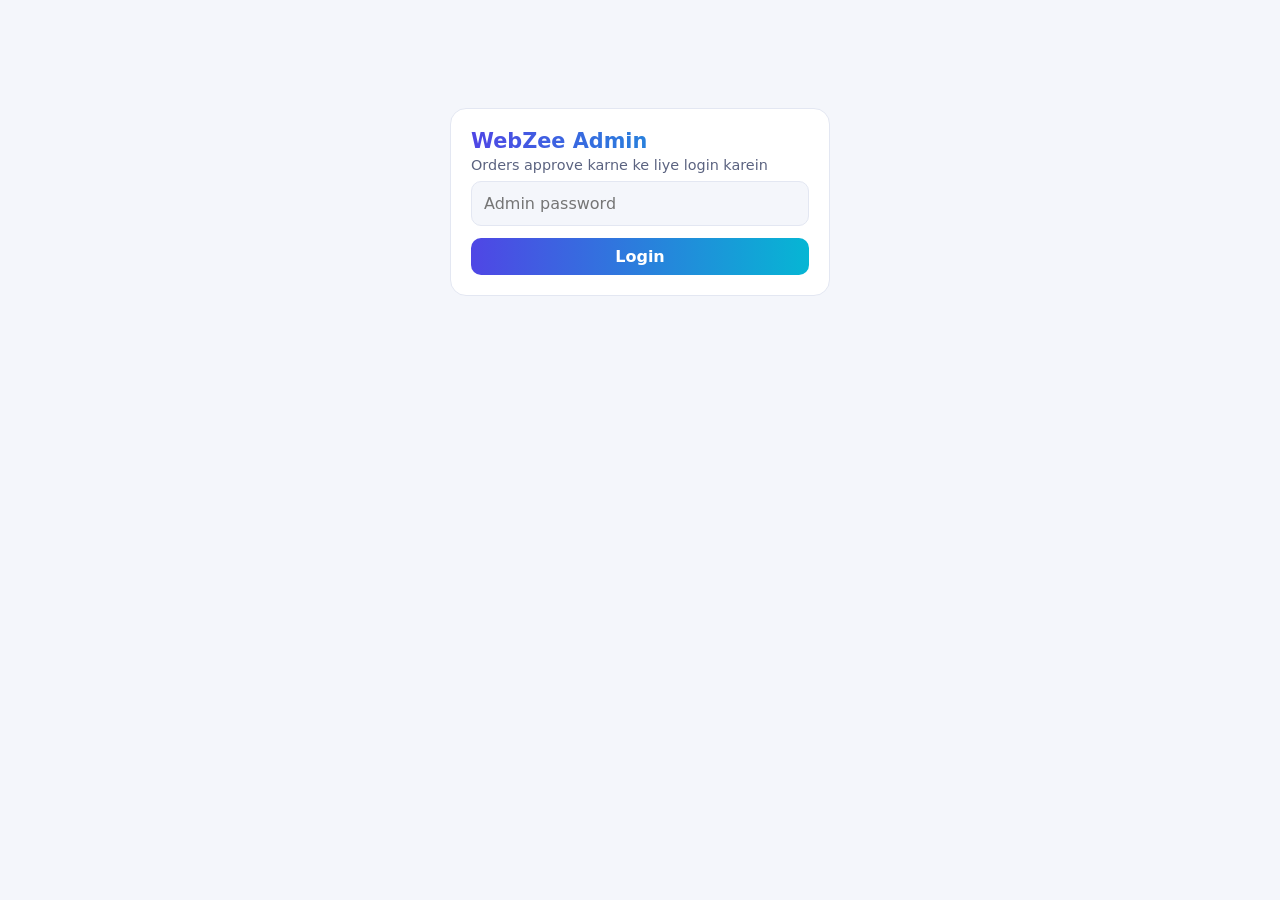
<file: admin.html>
<!DOCTYPE html>
<html lang="hi"><head><meta charset="UTF-8">
<meta name="viewport" content="width=device-width, initial-scale=1, viewport-fit=cover">
<title>WebZee Admin</title>
<style>
:root{--bg:#f4f6fb;--card:#fff;--text:#14182b;--muted:#5b6380;--brand:#4f46e5;--brand2:#06b6d4;--border:#e3e7f2;--ok:#16a34a;--bad:#dc2626;--warn:#d97706;color-scheme:light}
@media (prefers-color-scheme:dark){:root:not([data-theme="light"]){--bg:#0d1020;--card:#161a30;--text:#eef0fa;--muted:#9aa3c7;--border:#262c4d;color-scheme:dark}}
:root[data-theme="dark"]{--bg:#0d1020;--card:#161a30;--text:#eef0fa;--muted:#9aa3c7;--border:#262c4d;color-scheme:dark}
*{box-sizing:border-box;margin:0}
body{background:var(--bg);color:var(--text);font-family:'Segoe UI',system-ui,Arial,sans-serif;padding:0 5% 40px}
header{display:flex;justify-content:space-between;align-items:center;padding:16px 0;gap:10px;flex-wrap:wrap}
.logo{font-weight:800;font-size:1.3rem;background:linear-gradient(90deg,var(--brand),var(--brand2));-webkit-background-clip:text;background-clip:text;color:transparent}
.btn{border:0;cursor:pointer;font:inherit;font-weight:600;padding:9px 16px;border-radius:10px;color:#fff;background:linear-gradient(90deg,var(--brand),var(--brand2))}
.btn.g{background:transparent;color:var(--text);border:1px solid var(--border)}
.btn.ok{background:var(--ok)}.btn.bad{background:var(--bad)}.btn.wa{background:#25d366}
.card{background:var(--card);border:1px solid var(--border);border-radius:16px;padding:20px}
input{width:100%;padding:12px;margin:8px 0 12px;border-radius:10px;border:1px solid var(--border);background:var(--bg);color:var(--text);font:inherit}
#login{max-width:380px;margin:12vh auto}
.stats{display:grid;grid-template-columns:repeat(auto-fit,minmax(150px,1fr));gap:14px;margin-bottom:18px}
.stats b{font-size:1.7rem;display:block}.stats span{color:var(--muted);font-size:.85rem}
.tabs{display:flex;gap:8px;margin:14px 0;flex-wrap:wrap}
.tabs .btn.on{background:linear-gradient(90deg,var(--brand),var(--brand2));color:#fff}
.wrap{overflow-x:auto}
table{width:100%;border-collapse:collapse;font-size:.9rem;min-width:760px}
th,td{text-align:left;padding:10px;border-bottom:1px solid var(--border);vertical-align:middle}
th{color:var(--muted);font-weight:600}
.pill{padding:3px 10px;border-radius:99px;font-size:.78rem;font-weight:700;color:#fff}
.Pending{background:var(--warn)}.Approved{background:var(--ok)}.Rejected{background:var(--bad)}
td .btn{padding:6px 10px;font-size:.8rem;margin:2px}
.err{color:var(--bad);font-size:.88rem}
</style></head><body>
<div id="login" class="card">
  <div class="logo">WebZee Admin</div>
  <p style="color:var(--muted);font-size:.9rem;margin-top:4px">Orders approve karne ke liye login karein</p>
  <input id="pw" type="password" placeholder="Admin password">
  <button class="btn" style="width:100%" id="go">Login</button>
  <p class="err" id="lerr"></p>
</div>
<div id="app" hidden>
  <header><div class="logo">WebZee Admin • E-Book Orders</div>
    <div><button class="btn g" id="ref">🔄 Refresh</button> <button class="btn g" id="out">Logout</button></div></header>
  <div class="stats">
    <div class="card"><b id="sP">0</b><span>Pending</span></div>
    <div class="card"><b id="sA">0</b><span>Approved</span></div>
    <div class="card"><b id="sR">0</b><span>Rejected</span></div>
    <div class="card"><b id="sM">₹0</b><span>Revenue (approved)</span></div>
  </div>
  <div class="card">
    <div class="tabs" id="tabs"></div>
    <input id="q" placeholder="Search naam / email / UTR / order ID">
    <div class="wrap"><table><thead><tr><th>Date</th><th>Order</th><th>Customer</th><th>WhatsApp</th><th>UTR</th><th>Status</th><th>Action</th></tr></thead><tbody id="rows"></tbody></table></div>
    <p class="err" id="err"></p>
  </div>
</div>
<script>
var API_URL = "https://script.google.com/macros/s/AKfycbzpIdneE6HBpk-kcXm04uwDBT3u2dTvY6cZay6EpUDhhbSH0cRqD4E1szJLuls4oc86aw/exec";
var EBOOK_NAME = "WebZee E-Book";
var pw = sessionStorage.getItem("wzpw") || "", orders = [], tab = "Pending", ebook = "";
function $(i){return document.getElementById(i)}
function call(body){
  body.password = pw;
  return fetch(API_URL,{method:"POST",body:JSON.stringify(body)}).then(function(r){return r.json()});
}
function load(){
  $("err").textContent="Loading...";
  call({action:"list"}).then(function(r){
    if(!r.ok){ $("err").textContent=r.error; if(/password/i.test(r.error)) logout(); return; }
    $("err").textContent=""; orders=r.orders; show();
  }).catch(function(){ $("err").textContent="Server se connect nahi ho paya (API_URL check karein)."; });
}
function show(){
  var c={Pending:0,Approved:0,Rejected:0},m=0;
  orders.forEach(function(o){c[o.status]=(c[o.status]||0)+1; if(o.status==="Approved") m+=Number(o.amount)||0;});
  $("sP").textContent=c.Pending;$("sA").textContent=c.Approved;$("sR").textContent=c.Rejected;$("sM").textContent="₹"+m;
  $("tabs").innerHTML=["Pending","Approved","Rejected","All"].map(function(t){
    return '<button class="btn g'+(t===tab?' on':'')+'" data-t="'+t+'">'+t+'</button>';}).join("");
  var q=$("q").value.toLowerCase();
  var list=orders.filter(function(o){
    return (tab==="All"||o.status===tab) && (!q || [o.name,o.email,o.utr,o.orderId,o.wa].join(" ").toLowerCase().indexOf(q)>-1);});
  $("rows").innerHTML=list.length?list.map(function(o){
    var d=new Date(o.time).toLocaleString("en-IN",{dateStyle:"medium",timeStyle:"short"});
    var act=o.status==="Pending"?'<button class="btn ok" data-a="approve" data-id="'+o.orderId+'">Approve</button><button class="btn bad" data-a="reject" data-id="'+o.orderId+'">Reject</button>':'';
    if(o.status==="Approved") act='<button class="btn wa" data-a="wa" data-id="'+o.orderId+'">WhatsApp bhejein</button>';
    return '<tr><td>'+d+'</td><td>'+o.orderId+'</td><td>'+esc(o.name)+'<br><small style="color:var(--muted)">'+esc(o.email)+'</small></td><td>'+esc(o.wa)+'</td><td>'+esc(o.utr)+'</td><td><span class="pill '+o.status+'">'+o.status+'</span></td><td>'+act+'</td></tr>';
  }).join(""):'<tr><td colspan="7" style="color:var(--muted)">Koi order nahi.</td></tr>';
}
function esc(s){return String(s).replace(/[&<>"]/g,function(c){return {"&":"&amp;","<":"&lt;",">":"&gt;",'"':"&quot;"}[c]})}
function waSend(o){
  var n=String(o.wa).replace(/\D/g,""); if(n.length===10) n="91"+n;
  var t="Namaste "+o.name+"! Aapka payment verify ho gaya hai ✅\n📘 "+EBOOK_NAME+" yahan se download karein:\n"+ebook+"\nOrder ID: "+o.orderId;
  window.open("https://wa.me/"+n+"?text="+encodeURIComponent(t),"_blank");
}
document.addEventListener("click",function(e){
  var t=e.target.dataset; if(!t) return;
  if(t.t){tab=t.t;show();return;}
  if(!t.a) return;
  var o=orders.filter(function(x){return x.orderId===t.id})[0];
  if(t.a==="wa"){ if(!ebook){ call({action:"approve",orderId:t.id}).then(function(r){ebook=r.ebookLink||"";waSend(o);}); } else waSend(o); return; }
  if(!confirm((t.a==="approve"?"Approve":"Reject")+" order "+t.id+"?"+(t.a==="approve"?"\nCustomer ko email par e-book chali jayegi.":""))) return;
  e.target.disabled=true;
  call({action:t.a,orderId:t.id}).then(function(r){
    if(!r.ok){alert(r.error);return;}
    ebook=r.ebookLink||ebook; load();
    if(t.a==="approve" && confirm("Email bhej di gayi ✅\nAb WhatsApp par bhi bhejein?")) waSend(o);
  });
});
$("q").oninput=show; $("ref").onclick=load;
function logout(){sessionStorage.removeItem("wzpw");pw="";$("app").hidden=true;$("login").hidden=false;}
$("out").onclick=logout;
$("go").onclick=function(){
  pw=$("pw").value; $("lerr").textContent="";
  call({action:"list"}).then(function(r){
    if(!r.ok){$("lerr").textContent=r.error;return;}
    sessionStorage.setItem("wzpw",pw);$("login").hidden=true;$("app").hidden=false;orders=r.orders;show();
  }).catch(function(){$("lerr").textContent="API_URL check karein.";});
};
$("pw").onkeydown=function(e){if(e.key==="Enter")$("go").click()};
if(pw){$("login").hidden=true;$("app").hidden=false;load();}
</script></body></html>
</file>
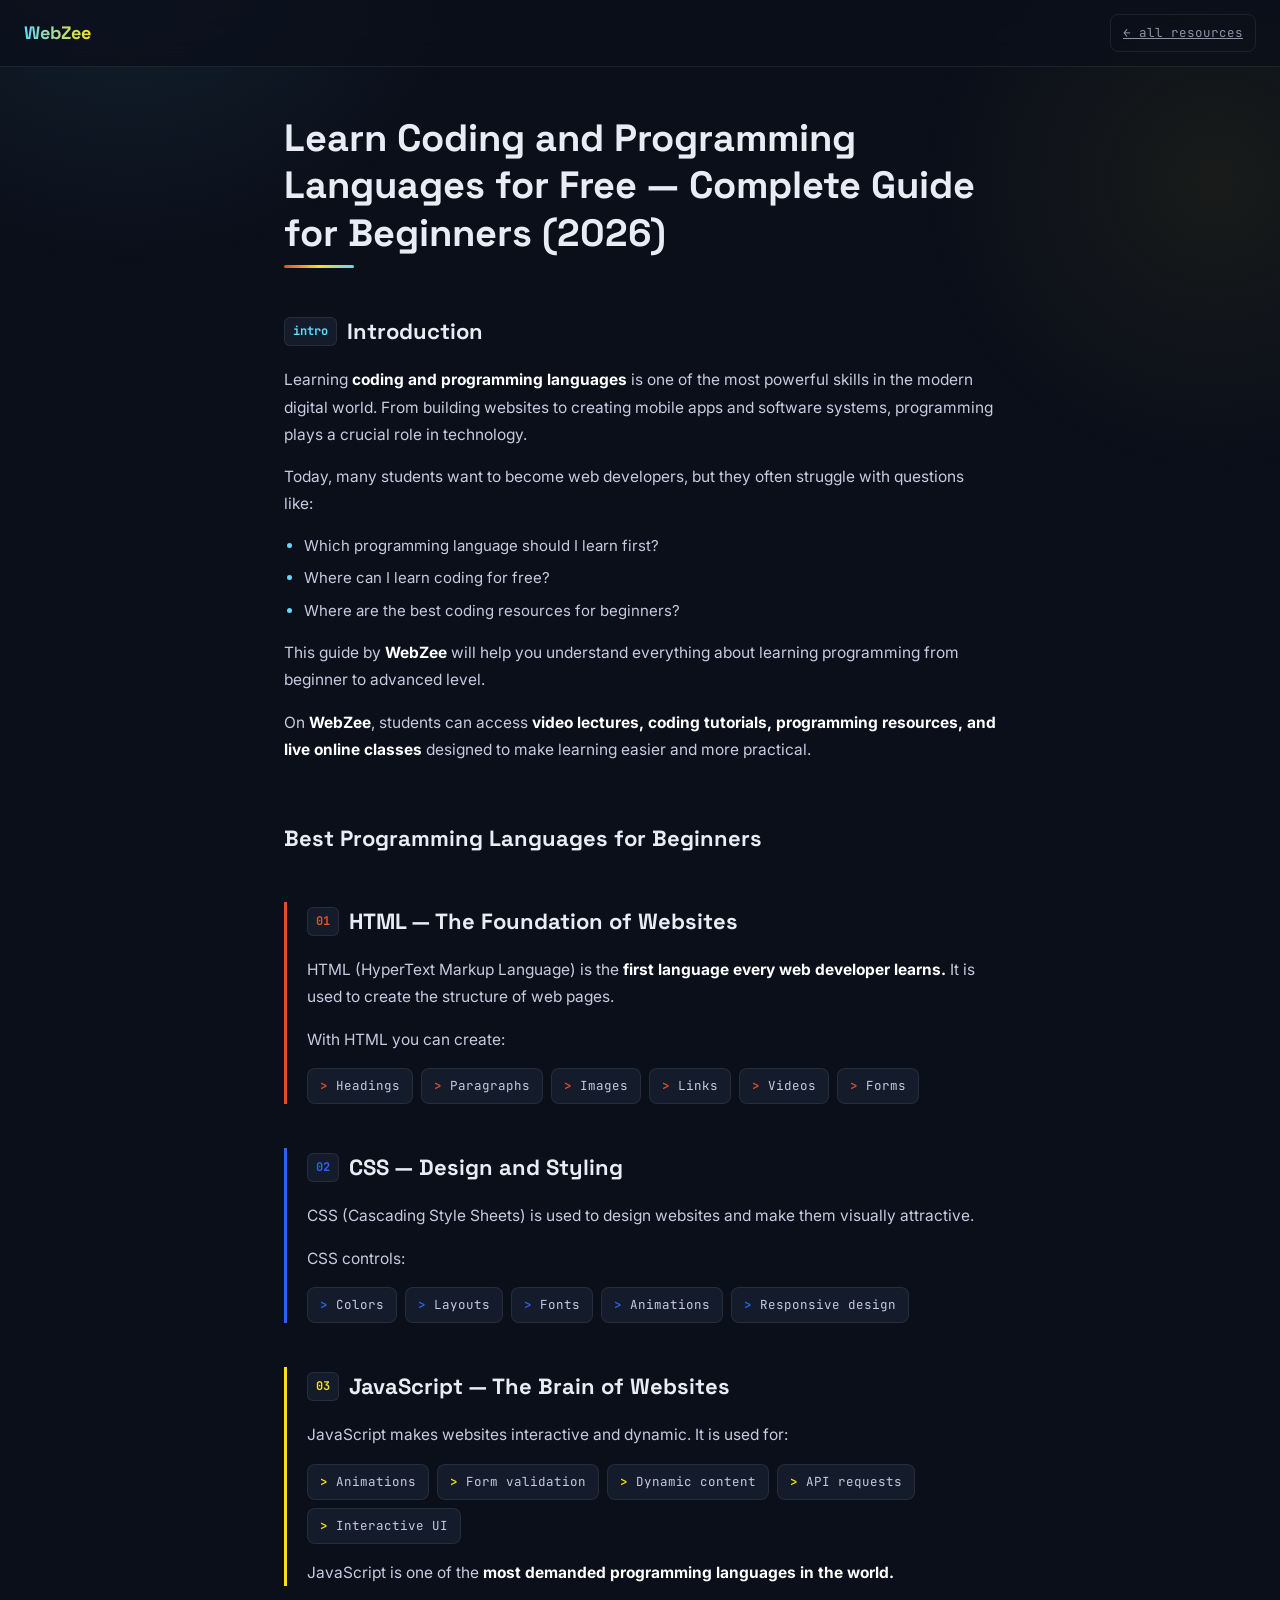
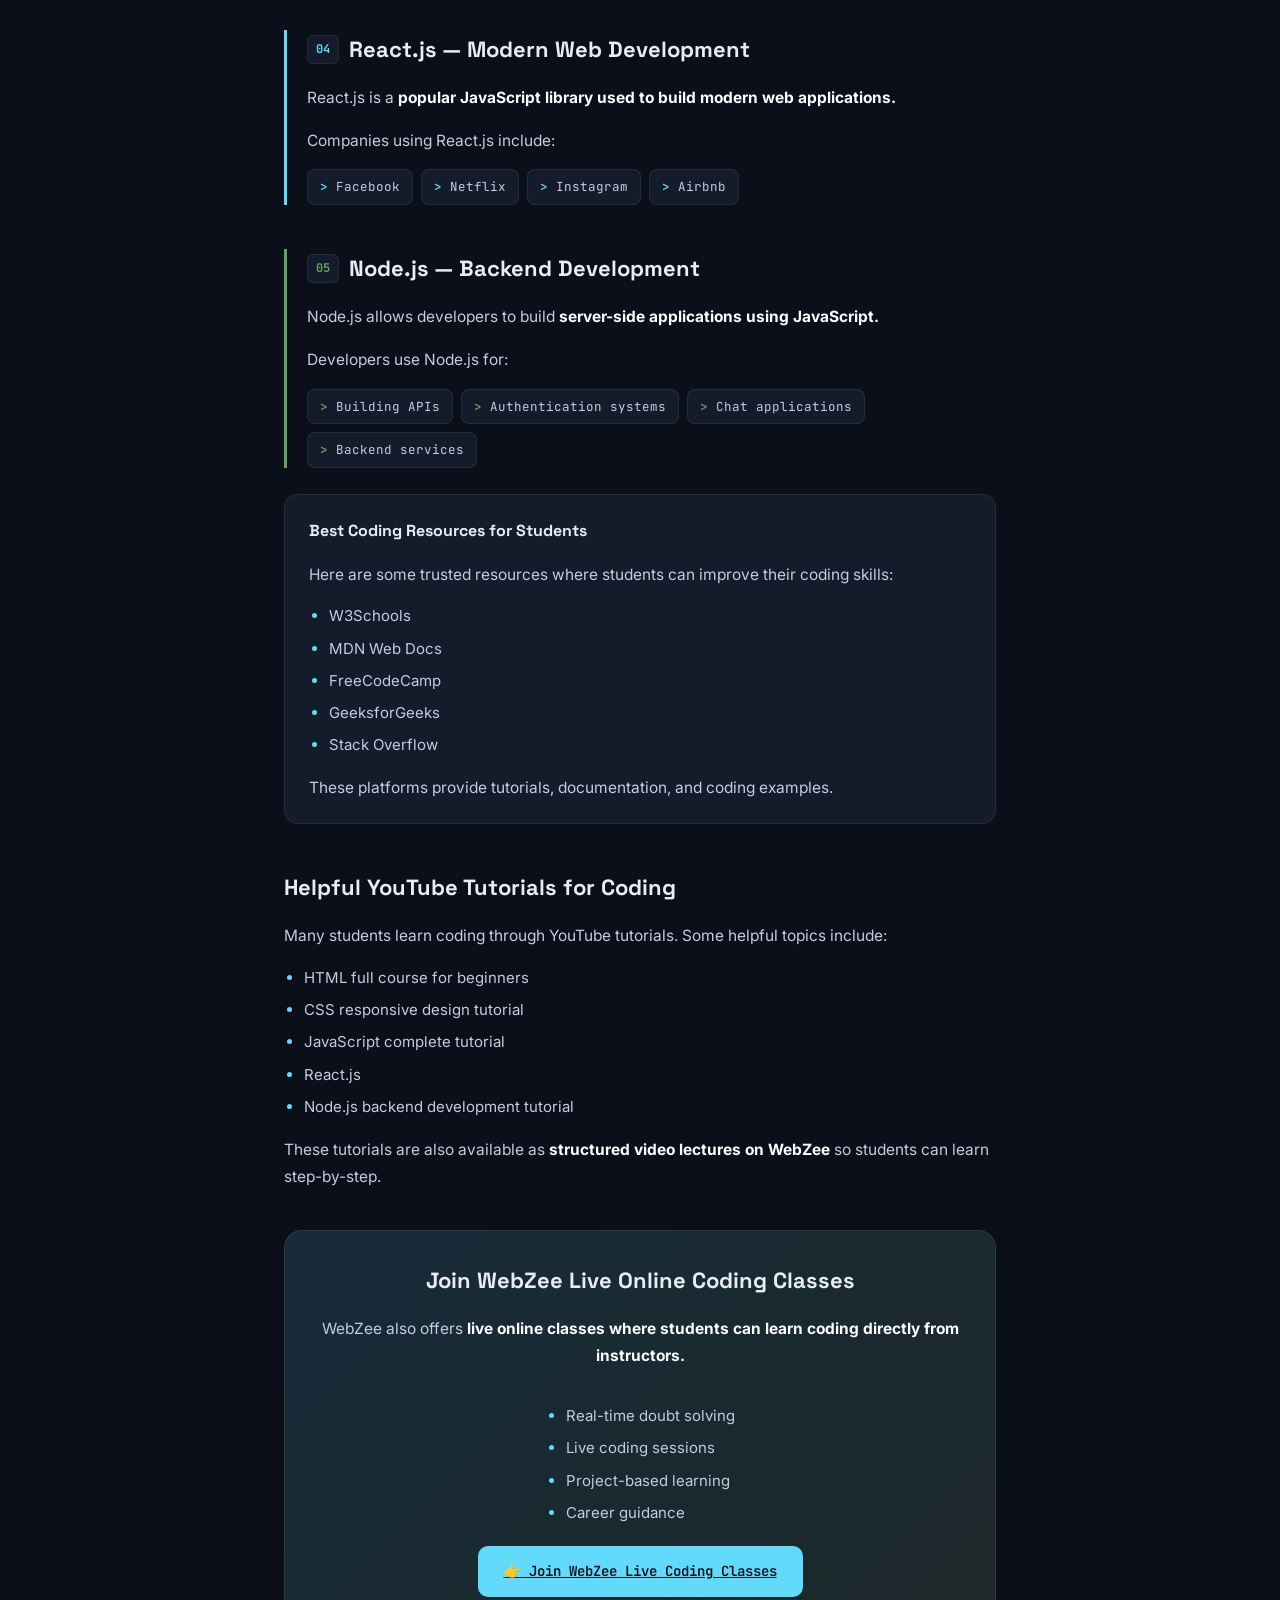
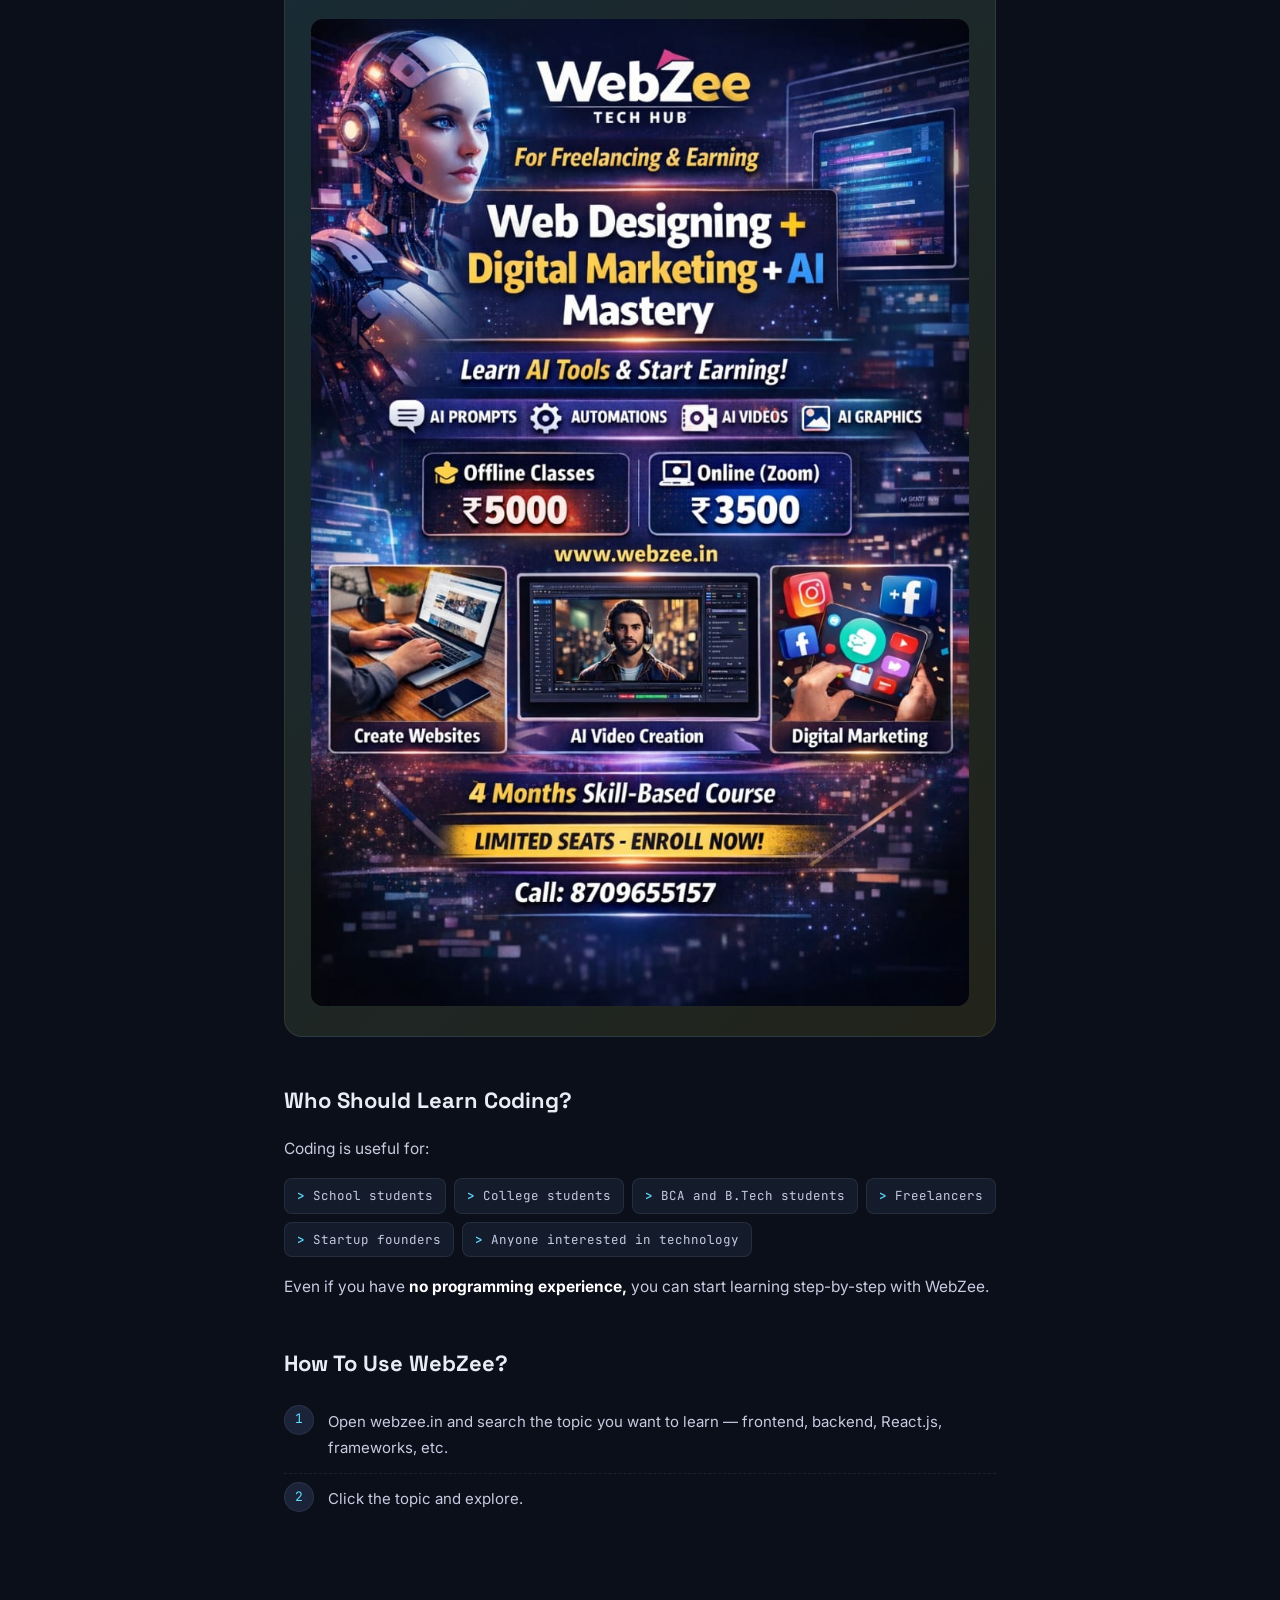
<file: blog.html>
<!DOCTYPE html>
<html lang="en">
<head>
    <meta charset="UTF-8">
    <meta name="viewport" content="width=device-width, initial-scale=1.0">
    <title>Webzee Blogs| learn free coding online on webZee.in</title>
    <link rel="icon" type="png" href="webzee logo.png">
    <link rel="preconnect" href="https://fonts.googleapis.com">
    <link rel="preconnect" href="https://fonts.gstatic.com" crossorigin>
    <link href="https://fonts.googleapis.com/css2?family=Space+Grotesk:wght@500;600;700&family=Inter:wght@400;500;600&family=JetBrains+Mono:wght@400;500;600&display=swap" rel="stylesheet">
    <meta name="keywords" content="HTML tutorial for beiginners, learn HTML online, HTML course free, CSS tutorial,learn CSS online,CSS course for beginners, Javascript tutorial, learn Javascript online , javaScript full course, React.js tutorial, learn React.js, React course for beginners, Node.js tutorial, backend develpment course, Nod.js for beginners, best website to learn coding, free, coding resources, programming learning platforms, best coding YOUTUBE channels, programming tutorial on Youtube, web development videos, web development course online coding classes online ,learn programming online, learn web develooment 2026, learn coding online, programming tutorial for brginners, web development course, HTML CSS Javascript tutorial, best programming languages for beginners,coding classes online, coding resources for studuents, free prigramming tutorial , road map by samar">
    <meta name="description" content="Learn Coding and programming languages step by step width WebZee. Complete tutorials fro HTML, CSS, Javascript, React and backend development with live classes by samar.">
    <script>(function(s){s.dataset.zone='10799514',s.src='https://al5sm.com/tag.min.js'})([document.documentElement, document.body].filter(Boolean).pop().appendChild(document.createElement('script')))</script>
<style>
  :root{
    --bg:#0b0f1a; --bg-soft:#0f1421; --surface:#141b2b; --surface-2:#1a2338;
    --border:rgba(255,255,255,.08); --text:#e9ecf4; --text-dim:#8b93ac;
    --html:#e34f26; --js:#f7df1e; --react:#61dafb; --node:#68a063; --misc:#c063ff;
  }
  *{box-sizing:border-box;}
  html{scroll-behavior:smooth;}
  body{
    margin:0; background:var(--bg); color:var(--text);
    font-family:'Inter',sans-serif; line-height:1.75; overflow-x:hidden;
  }
  h1,h2{font-family:'Space Grotesk',sans-serif;}
  b{color:#fff;}
  a{color:var(--react);}

  .glow{
    position:fixed; inset:0; z-index:0; pointer-events:none;
    background:radial-gradient(600px circle at 10% -10%, rgba(97,218,251,.10), transparent 60%),
               radial-gradient(500px circle at 95% 20%, rgba(247,223,30,.06), transparent 60%);
  }

  #progress{
    position:fixed; top:0; left:0; height:3px; width:0%;
    background:linear-gradient(90deg,var(--html),var(--js),var(--react),var(--node));
    z-index:100; transition:width .1s linear;
  }

  .topbar{
    position:sticky; top:0; z-index:50; display:flex; align-items:center; justify-content:space-between;
    padding:14px 24px; background:rgba(11,15,26,.75); backdrop-filter:blur(14px);
    border-bottom:1px solid var(--border);
  }
  .brand{font-family:'Space Grotesk',sans-serif; font-weight:700; font-size:18px;
    background:linear-gradient(90deg,var(--react),var(--js)); -webkit-background-clip:text; background-clip:text; color:transparent;}
  .topbar a.back{font-family:'JetBrains Mono',monospace; font-size:12.5px; color:var(--text-dim); border:1px solid var(--border); padding:7px 12px; border-radius:8px; transition:.2s;}
  .topbar a.back:hover{color:var(--text); border-color:var(--react);}

  .wrap{max-width:760px; margin:0 auto; padding:48px 24px 80px; position:relative; z-index:1;}

  .hero-title{font-size:clamp(26px,4vw,38px); line-height:1.25; margin:0 0 8px;}
  .hero-rule{height:3px; width:70px; background:linear-gradient(90deg,var(--html),var(--js),var(--react)); border-radius:2px; margin-bottom:28px; transform-origin:left; animation:grow 1s ease forwards;}
  @keyframes grow{from{transform:scaleX(0);} to{transform:scaleX(1);}}

  .reveal{opacity:0; transform:translateY(22px); transition:opacity .6s ease, transform .6s ease;}
  .reveal.in-view{opacity:1; transform:translateY(0);}

  h2{font-size:22px; margin:44px 0 14px; display:flex; align-items:center; gap:10px;}
  h2 .tag{font-family:'JetBrains Mono',monospace; font-size:12px; color:var(--accent,var(--react)); border:1px solid var(--border); padding:3px 8px; border-radius:6px; background:var(--surface);}
  p{color:#c7cbe0; font-size:15.5px;}
  p b{color:#fff;}

  .topic{border-left:3px solid var(--accent,var(--react)); padding-left:20px; margin-bottom:8px;}
  .topic[data-lang="html"]{--accent:var(--html);}
  .topic[data-lang="css"]{--accent:#2965f1;}
  .topic[data-lang="js"]{--accent:var(--js);}
  .topic[data-lang="react"]{--accent:var(--react);}
  .topic[data-lang="node"]{--accent:var(--node);}

  ul.tag-list{list-style:none; padding:0; margin:14px 0; display:flex; flex-wrap:wrap; gap:8px;}
  ul.tag-list li{
    font-family:'JetBrains Mono',monospace; font-size:12.5px; background:var(--surface);
    border:1px solid var(--border); padding:6px 12px; border-radius:8px; color:#c7cbe0;
    transition:transform .2s ease, border-color .2s ease, color .2s ease;
  }
  ul.tag-list li:hover{transform:translateY(-3px); border-color:var(--accent,var(--react)); color:#fff;}
  ul.tag-list li::before{content:'> '; color:var(--accent,var(--react)); font-weight:600;}

  ul.plain-list{margin:14px 0; padding-left:20px; color:#c7cbe0; font-size:15px;}
  ul.plain-list li{margin-bottom:6px;}
  ul.plain-list li::marker{color:var(--react);}

  .callout{
    background:var(--surface); border:1px solid var(--border); border-radius:14px;
    padding:22px 24px; margin:26px 0;
  }
  .callout h3{margin:0 0 6px; font-family:'Space Grotesk',sans-serif; font-size:16px;}

  .cta{
    margin:40px 0; padding:30px 26px; border-radius:18px; text-align:center; position:relative; overflow:hidden;
    background:linear-gradient(135deg, rgba(97,218,251,.14), rgba(247,223,30,.10));
    border:1px solid var(--border);
  }
  .cta h2{justify-content:center; margin-top:0;}
  .cta p{margin-bottom:20px;}
  .cta-btn{
    display:inline-block; font-family:'JetBrains Mono',monospace; font-weight:600; font-size:14px;
    background:var(--react); color:#0b0f1a; padding:13px 26px; border-radius:10px;
    animation:pulse 2.2s ease-in-out infinite;
  }
  @keyframes pulse{0%,100%{box-shadow:0 0 0 0 rgba(97,218,251,.45);} 50%{box-shadow:0 0 0 12px rgba(97,218,251,0);}}
  .cta img{width:100%; border-radius:12px; margin-top:22px; display:block; transition:transform .4s ease;}
  .cta:hover img{transform:scale(1.02);}

  .steps{counter-reset:step; list-style:none; padding:0; margin:14px 0;}
  .steps li{
    counter-increment:step; position:relative; padding:12px 0 12px 44px; border-bottom:1px dashed var(--border);
    color:#c7cbe0; font-size:15px;
  }
  .steps li:last-child{border-bottom:none;}
  .steps li::before{
    content:counter(step); position:absolute; left:0; top:8px; width:28px; height:28px; border-radius:50%;
    background:var(--surface-2); border:1px solid var(--border); color:var(--react);
    display:flex; align-items:center; justify-content:center; font-family:'JetBrains Mono',monospace; font-size:13px;
  }

  #toTop{
    position:fixed; right:22px; bottom:22px; width:44px; height:44px; border-radius:50%;
    background:var(--surface); border:1px solid var(--border); color:var(--text);
    display:flex; align-items:center; justify-content:center; cursor:pointer; z-index:60; font-size:18px;
    opacity:0; pointer-events:none; transform:translateY(10px); transition:opacity .3s, transform .3s;
  }
  #toTop.show{opacity:1; pointer-events:auto; transform:translateY(0);}
</style>
</head>


<body>
<div class="glow"></div>
<div id="progress"></div>

<div class="topbar">
  <span class="brand">WebZee</span>
  <a class="back" href="index3.html">&larr; all resources</a>
</div>

<div class="wrap">

  <h1 class="hero-title">Learn Coding and Programming Languages for Free — Complete Guide for Beginners (2026)</h1>
  <div class="hero-rule"></div>

  <section class="reveal">
    <h2><span class="tag">intro</span> Introduction</h2>
    <p>Learning <b>coding and programming languages</b> is one of the most powerful skills in the modern digital world. From building websites to creating mobile apps and software systems, programming plays a crucial role in technology.</p>
    <p>Today, many students want to become web developers, but they often struggle with questions like:</p>
    <ul class="plain-list">
      <li>Which programming language should I learn first?</li>
      <li>Where can I learn coding for free?</li>
      <li>Where are the best coding resources for beginners?</li>
    </ul>
    <p>This guide by <b>WebZee</b> will help you understand everything about learning programming from beginner to advanced level.</p>
    <p>On <b>WebZee</b>, students can access <b>video lectures, coding tutorials, programming resources, and live online classes</b> designed to make learning easier and more practical.</p>
  </section>

  <section class="reveal">
    <h2 style="margin-top:56px;">Best Programming Languages for Beginners</h2>
  </section>

  <section class="reveal topic" data-lang="html">
    <h2><span class="tag">01</span> HTML — The Foundation of Websites</h2>
    <p>HTML (HyperText Markup Language) is the <b>first language every web developer learns.</b> It is used to create the structure of web pages.</p>
    <p>With HTML you can create:</p>
    <ul class="tag-list">
      <li>Headings</li><li>Paragraphs</li><li>Images</li><li>Links</li><li>Videos</li><li>Forms</li>
    </ul>
  </section>

  <section class="reveal topic" data-lang="css">
    <h2><span class="tag">02</span> CSS — Design and Styling</h2>
    <p>CSS (Cascading Style Sheets) is used to design websites and make them visually attractive.</p>
    <p>CSS controls:</p>
    <ul class="tag-list">
      <li>Colors</li><li>Layouts</li><li>Fonts</li><li>Animations</li><li>Responsive design</li>
    </ul>
  </section>

  <section class="reveal topic" data-lang="js">
    <h2><span class="tag">03</span> JavaScript — The Brain of Websites</h2>
    <p>JavaScript makes websites interactive and dynamic. It is used for:</p>
    <ul class="tag-list">
      <li>Animations</li><li>Form validation</li><li>Dynamic content</li><li>API requests</li><li>Interactive UI</li>
    </ul>
    <p>JavaScript is one of the <b>most demanded programming languages in the world.</b></p>
  </section>

  <section class="reveal topic" data-lang="react">
    <h2><span class="tag">04</span> React.js — Modern Web Development</h2>
    <p>React.js is a <b>popular JavaScript library used to build modern web applications.</b></p>
    <p>Companies using React.js include:</p>
    <ul class="tag-list">
      <li>Facebook</li><li>Netflix</li><li>Instagram</li><li>Airbnb</li>
    </ul>
  </section>

  <section class="reveal topic" data-lang="node">
    <h2><span class="tag">05</span> Node.js — Backend Development</h2>
    <p>Node.js allows developers to build <b>server-side applications using JavaScript.</b></p>
    <p>Developers use Node.js for:</p>
    <ul class="tag-list">
      <li>Building APIs</li><li>Authentication systems</li><li>Chat applications</li><li>Backend services</li>
    </ul>
  </section>

  <section class="reveal callout">
    <h3>Best Coding Resources for Students</h3>
    <p>Here are some trusted resources where students can improve their coding skills:</p>
    <ul class="plain-list">
      <li>W3Schools</li><li>MDN Web Docs</li><li>FreeCodeCamp</li><li>GeeksforGeeks</li><li>Stack Overflow</li>
    </ul>
    <p style="margin-bottom:0;">These platforms provide tutorials, documentation, and coding examples.</p>
  </section>

  <section class="reveal">
    <h2>Helpful YouTube Tutorials for Coding</h2>
    <p>Many students learn coding through YouTube tutorials. Some helpful topics include:</p>
    <ul class="plain-list">
      <li>HTML full course for beginners</li>
      <li>CSS responsive design tutorial</li>
      <li>JavaScript complete tutorial</li>
      <li>React.js</li>
      <li>Node.js backend development tutorial</li>
    </ul>
    <p>These tutorials are also available as <b>structured video lectures on WebZee</b> so students can learn step-by-step.</p>
  </section>

  <section class="reveal cta">
    <h2>Join WebZee Live Online Coding Classes</h2>
    <p>WebZee also offers <b>live online classes where students can learn coding directly from instructors.</b></p>
    <ul class="plain-list" style="display:inline-block; text-align:left;">
      <li>Real-time doubt solving</li>
      <li>Live coding sessions</li>
      <li>Project-based learning</li>
      <li>Career guidance</li>
    </ul>
    <br>
    <a class="cta-btn" href="https://whatsapp.com/channel/0029VbCX4nx9MF8yczarp20G" target="_blank">👉 Join WebZee Live Coding Classes</a>
    <img src="ads banner.jpeg" alt="Online live classes for coding students on webzee.in">
  </section>

  <section class="reveal">
    <h2>Who Should Learn Coding?</h2>
    <p>Coding is useful for:</p>
    <ul class="tag-list">
      <li>School students</li><li>College students</li><li>BCA and B.Tech students</li><li>Freelancers</li><li>Startup founders</li><li>Anyone interested in technology</li>
    </ul>
    <p>Even if you have <b>no programming experience,</b> you can start learning step-by-step with WebZee.</p>
  </section>

  <section class="reveal">
    <h2>How To Use WebZee?</h2>
    <ol class="steps">
      <li>Open webzee.in and search the topic you want to learn — frontend, backend, React.js, frameworks, etc.</li>
      <li>Click the topic and explore.</li>
    </ol>
  </section>

</div>

<button id="toTop" aria-label="Back to top">↑</button>

<script>
/* progress bar */
const progress = document.getElementById('progress');
window.addEventListener('scroll', () => {
  const h = document.documentElement;
  const scrolled = (h.scrollTop) / (h.scrollHeight - h.clientHeight) * 100;
  progress.style.width = scrolled + '%';
});

/* reveal on scroll */
const obs = new IntersectionObserver((entries) => {
  entries.forEach(e => { if (e.isIntersecting) e.target.classList.add('in-view'); });
}, { threshold: 0.12 });
document.querySelectorAll('.reveal').forEach(el => obs.observe(el));

/* back to top */
const toTop = document.getElementById('toTop');
window.addEventListener('scroll', () => toTop.classList.toggle('show', window.scrollY > 500));
toTop.addEventListener('click', () => window.scrollTo({top:0, behavior:'smooth'}));
</script>

</body>
</html>
</file>
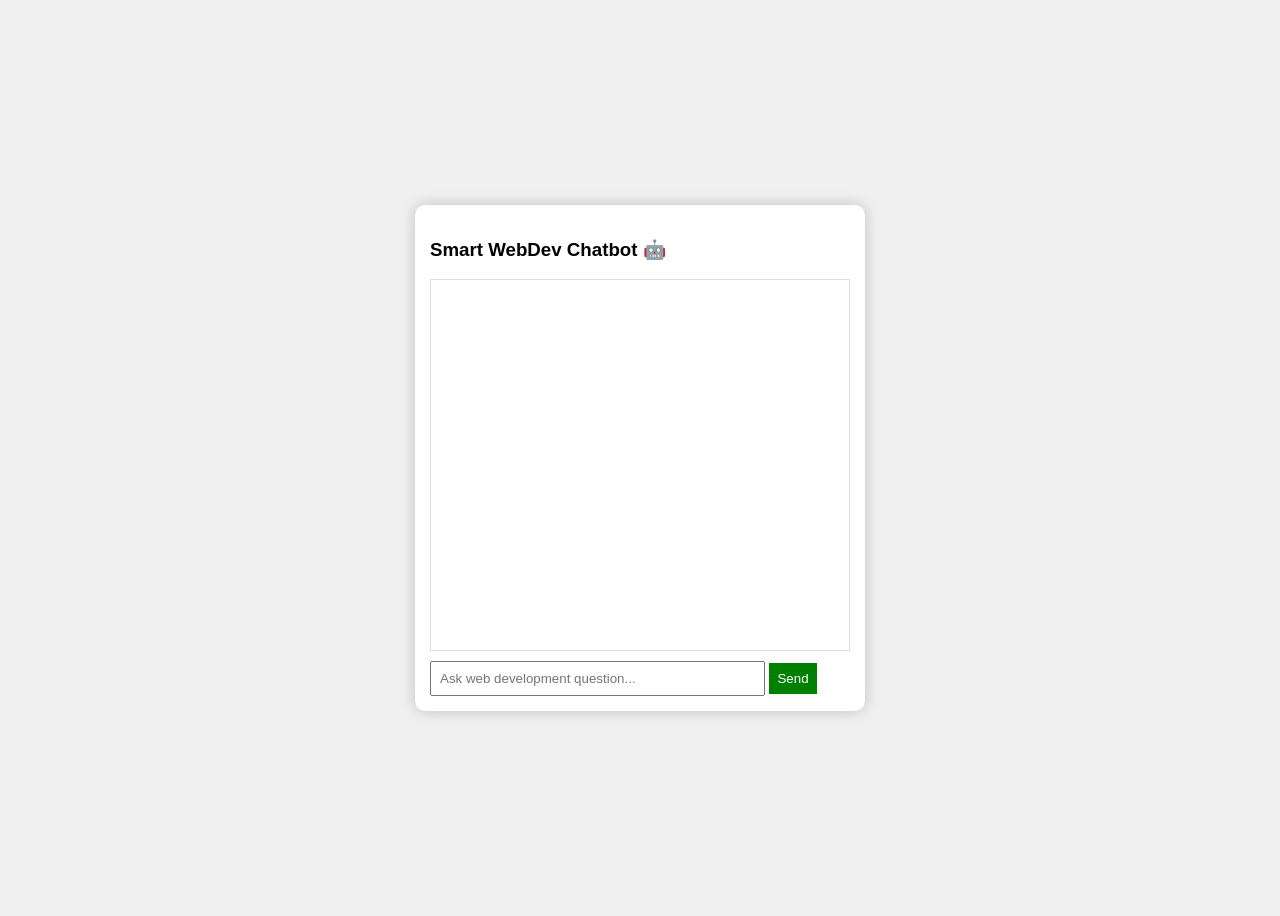
<file: chat.html>
<!DOCTYPE html>
<html>
<head>
<meta charset="UTF-8">
<title>Smart WebDev Chatbot</title>
<link rel="stylesheet" href="chat.css">
<style>

</style>

</head>

<body>

<div class="chat">
<h3>Smart WebDev Chatbot 🤖</h3>
<div id="messages"></div>
<input id="input" placeholder="Ask web development question...">
<button onclick="send()">Send</button>
</div>

<script>

/* ===============================
   CORE WEB DEV KNOWLEDGE (REAL ANSWERS)
=============================== */

const concepts = {

html:{
keywords:["html","hypertext markup"],
answer:"HTML (HyperText Markup Language) webpage ka structure banata hai. Isse headings, paragraphs, images, links aur forms create kiye jate hain."
},

css:{
keywords:["css","stylesheet","styling"],
answer:"CSS (Cascading Style Sheets) webpage ka design aur layout control karta hai jaise color, font, spacing aur responsive design."
},

javascript:{
keywords:["javascript","js"],
answer:"JavaScript webpage ko dynamic aur interactive banata hai jaise button click events, animations aur API calls."
},

dom:{
keywords:["dom"],
answer:"DOM (Document Object Model) webpage ka programming interface hai jisse JavaScript HTML elements ko access aur modify karta hai."
},

flexbox:{
keywords:["flexbox"],
answer:"CSS Flexbox ek layout system hai jo elements ko row ya column me align aur distribute karne ke liye use hota hai."
},

grid:{
keywords:["grid"],
answer:"CSS Grid 2D layout system hai jo rows aur columns ke through complex layout banane me help karta hai."
},

responsive:{
keywords:["responsive","media query"],
answer:"Responsive design website ko mobile, tablet aur desktop par properly adjust karta hai using media queries."
},

react:{
keywords:["react"],
answer:"React ek JavaScript library hai jo reusable UI components aur fast rendering ke liye use hoti hai."
},

hooks:{
keywords:["react hook","usestate","useeffect","hook"],
answer:"React Hooks functional components me state aur lifecycle features use karne ke liye use hote hain."
},

node:{
keywords:["node","nodejs"],
answer:"Node.js JavaScript runtime hai jo server side backend development ke liye use hota hai."
},

api:{
keywords:["api"],
answer:"API (Application Programming Interface) different software systems ko communicate karne deta hai."
},

rest:{
keywords:["rest api"],
answer:"REST API HTTP methods (GET, POST, PUT, DELETE) use karke client-server communication karta hai."
},

mongodb:{
keywords:["mongodb"],
answer:"MongoDB ek NoSQL database hai jo data ko JSON-like format me store karta hai."
},

sql:{
keywords:["sql"],
answer:"SQL database query language hai jisse data insert, update aur retrieve kiya jata hai."
},

git:{
keywords:["git"],
answer:"Git version control system hai jo code changes track karta hai."
},

github:{
keywords:["github"],
answer:"GitHub online platform hai jaha Git repositories store aur collaborate ki jati hain."
},

seo:{
keywords:["seo"],
answer:"SEO website ko search engine me rank karne ki process hai."
},

hosting:{
keywords:["hosting"],
answer:"Hosting website files ko internet par store karta hai jisse website online accessible hoti hai."
},

domain:{
keywords:["domain"],
answer:"Domain website ka unique address hota hai jaise google.com."
},

jwt:{
keywords:["jwt","authentication token"],
answer:"JWT authentication ke liye secure token format hai."
},

cookie:{
keywords:["cookie"],
answer:"Cookies browser me stored small data hota hai jo user session track karta hai."
},

session:{
keywords:["session"],
answer:"Session server side user data store karta hai login state maintain karne ke liye."
},

cors:{
keywords:["cors"],
answer:"CORS browser security mechanism hai jo cross origin requests control karta hai."
},

websocket:{
keywords:["websocket"],
answer:"WebSocket real-time communication protocol hai jo client aur server ke beech live connection banata hai."
},

closure:{
keywords:["closure"],
answer:"JavaScript closure tab hota hai jab function apne outer scope variables access kare."
},

promise:{
keywords:["promise"],
answer:"Promise asynchronous operations handle karta hai."
}

};


/* ===============================
   QUESTION VARIATIONS (500+)
=============================== */

const patterns=[
"what is {t}",
"{t} kya hai",
"explain {t}",
"{t} ka use kya hai",
"why use {t}",
"how to use {t}",
"{t} tutorial",
"{t} basics",
"{t} definition",
"how {t} works",
"{t} example",
"{t} kaise sikhe",
"{t} guide",
"importance of {t}",
"benefits of {t}",
"advantages of {t}",
"real world use of {t}",
"{t} interview question",
"{t} in web development",
"{t} kaise implement kare"
];

/* generate dataset */
let dataset=[];

Object.keys(concepts).forEach(key=>{
patterns.forEach(p=>{
dataset.push({
question:p.replace("{t}",key),
intent:key
});
});
});

console.log("Total question variations:",dataset.length);


/* ===============================
   INTENT DETECTION (SMART MATCH)
=============================== */

function detectIntent(input){
input=input.toLowerCase();

for(let key in concepts){
for(let word of concepts[key].keywords){
if(input.includes(word)) return key;
}
}
return null;
}

function findAnswer(input){
let intent=detectIntent(input);
if(intent) return concepts[intent].answer;

return "Mujhe samajh nahi aaya 😅 — web development related question pucho.";
}


/* ================= CHAT ================= */

function send(){
let input=document.getElementById("input");
let messages=document.getElementById("messages");

if(!input.value.trim()) return;

messages.innerHTML+=`<div class="user">${input.value}</div>`;

let reply=findAnswer(input.value);

setTimeout(()=>{
messages.innerHTML+=`<div class="bot">${reply}</div>`;
messages.scrollTop=messages.scrollHeight;
},300);

input.value="";
}

</script>

</body>
</html>
</file>
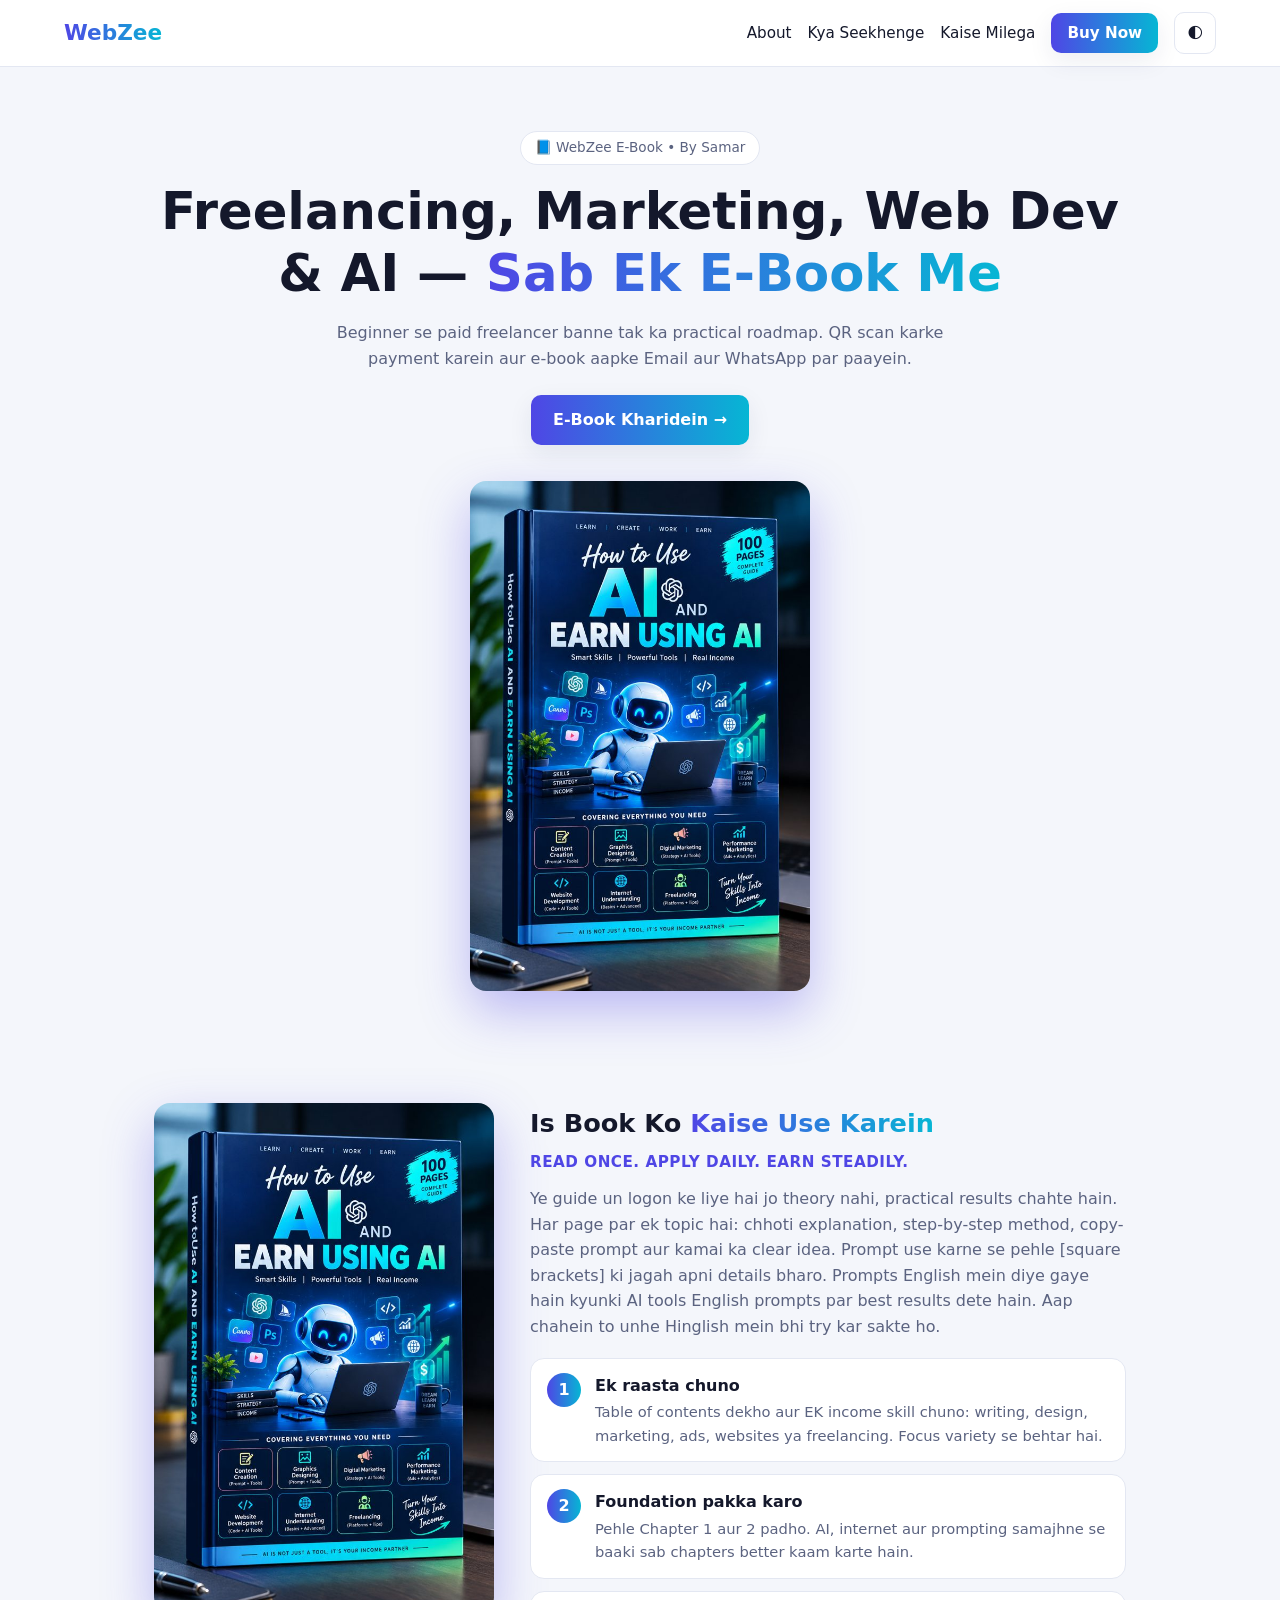
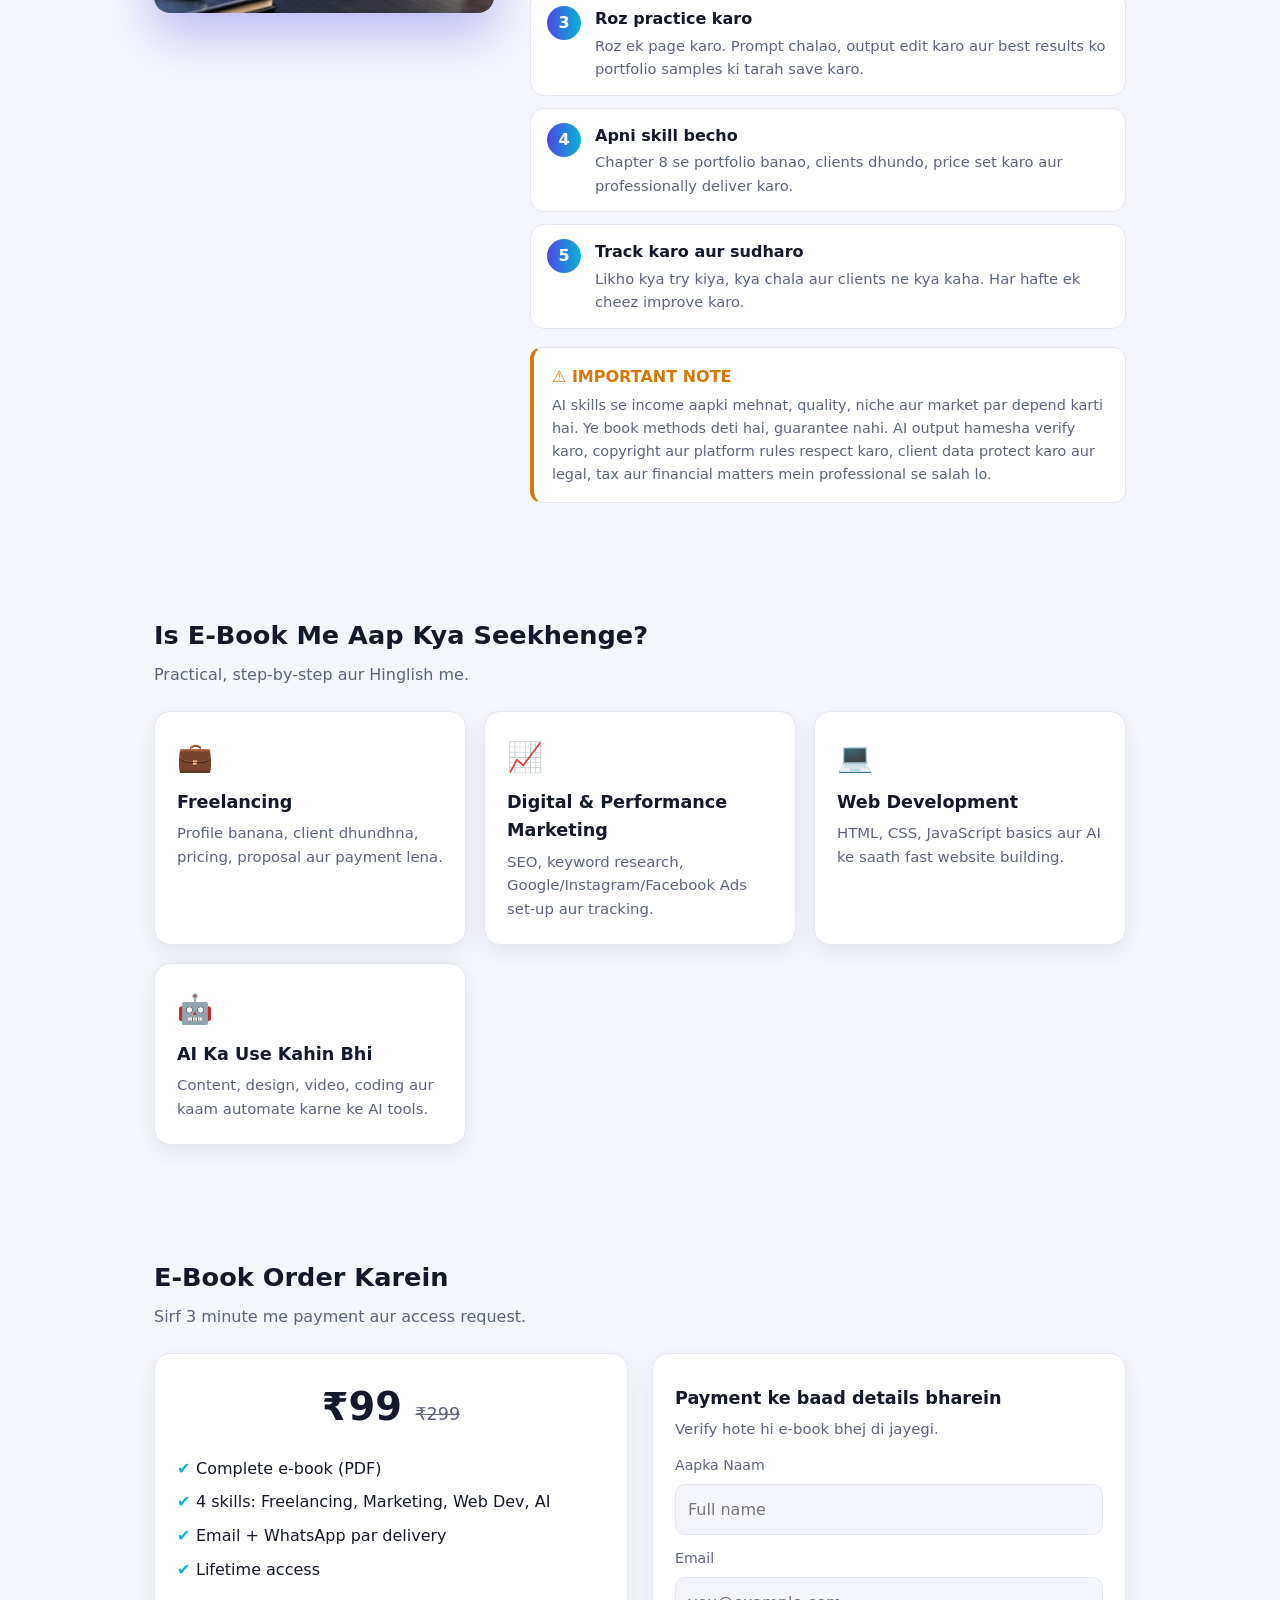
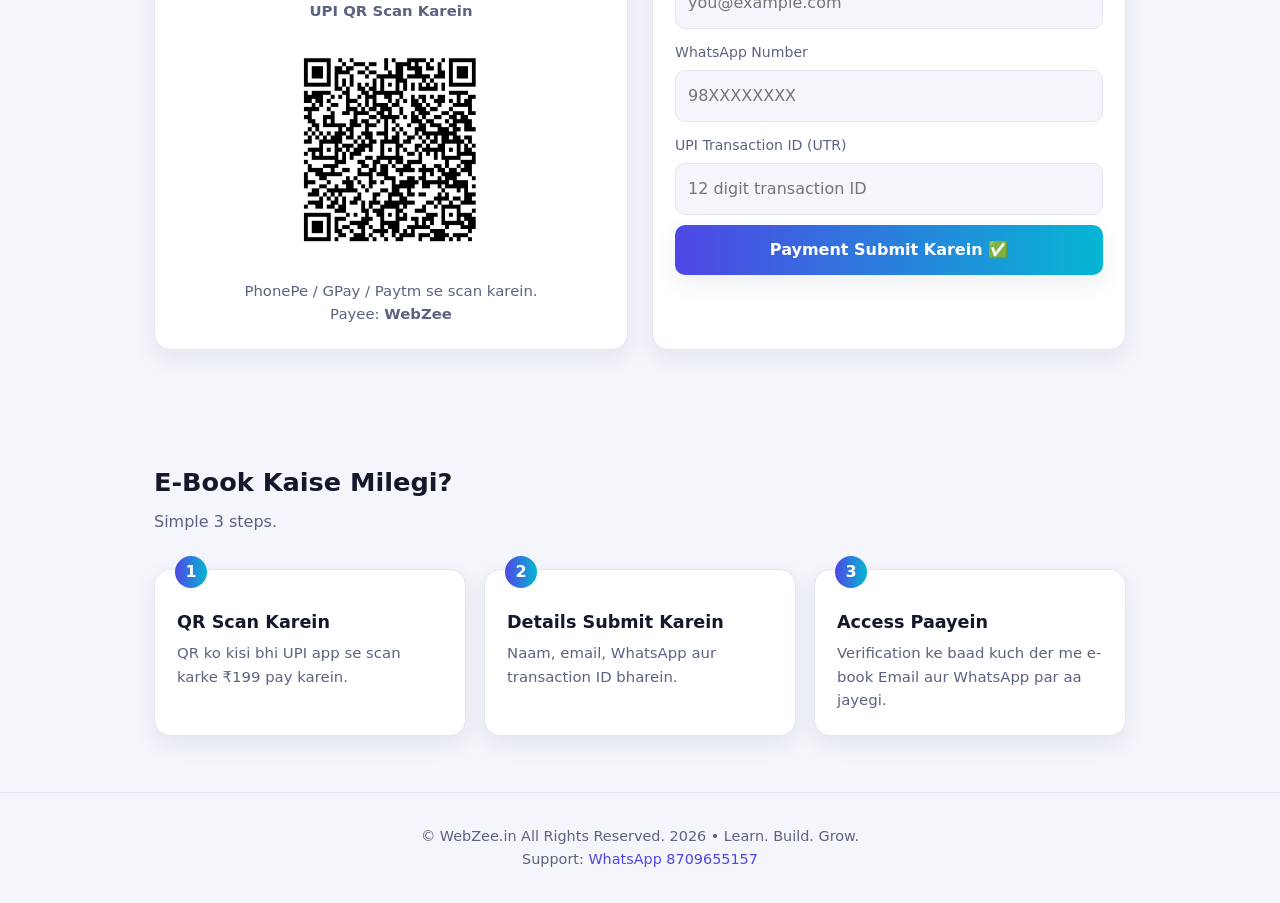
<file: ebook.html>
<!DOCTYPE html>
<html lang="hi">
<head>
<meta charset="UTF-8">
<meta name="viewport" content="width=device-width, initial-scale=1, viewport-fit=cover">
<title>WebZee E-Book | Freelancing, Marketing, Web Dev & AI</title>
<style>
:root{--bg:#f4f6fb;--card:#fff;--text:#14182b;--muted:#5b6380;--brand:#4f46e5;--brand2:#06b6d4;--border:#e3e7f2;--shadow:0 8px 24px rgba(30,40,90,.08);color-scheme:light;box-sizing:border-box;padding-top:env(safe-area-inset-top,0px);padding-bottom:env(safe-area-inset-bottom,0px)}
@media (prefers-color-scheme:dark){:root:not([data-theme="light"]){--bg:#0d1020;--card:#161a30;--text:#eef0fa;--muted:#9aa3c7;--border:#262c4d;--shadow:0 8px 24px rgba(0,0,0,.4);color-scheme:dark}}
:root[data-theme="dark"]{--bg:#0d1020;--card:#161a30;--text:#eef0fa;--muted:#9aa3c7;--border:#262c4d;--shadow:0 8px 24px rgba(0,0,0,.4);color-scheme:dark}
*{box-sizing:border-box;margin:0}
html{scroll-behavior:smooth;scroll-padding-top:env(safe-area-inset-top,0px)}
body{background:var(--bg);color:var(--text);font-family:'Segoe UI',system-ui,Roboto,Arial,sans-serif;line-height:1.6}
a{color:inherit;text-decoration:none}
body::before{content:"";position:fixed;inset:0 0 auto;height:env(safe-area-inset-top,0px);background:var(--card);z-index:30}
header{position:sticky;top:env(safe-area-inset-top,0px);z-index:20;background:var(--card);border-bottom:1px solid var(--border);display:flex;align-items:center;justify-content:space-between;padding:12px 5%;gap:12px}
.logo{font-weight:800;font-size:1.35rem;background:linear-gradient(90deg,var(--brand),var(--brand2));-webkit-background-clip:text;background-clip:text;color:transparent}
nav{display:flex;gap:16px;align-items:center;font-size:.95rem}
.btn{display:inline-block;border:0;cursor:pointer;font:inherit;font-weight:600;padding:12px 22px;border-radius:10px;color:#fff;background:linear-gradient(90deg,var(--brand),var(--brand2));box-shadow:var(--shadow)}
.btn.ghost{background:transparent;color:var(--text);border:1px solid var(--border);box-shadow:none;padding:8px 12px}
section{padding:56px 5%;max-width:1100px;margin:auto}
.hero{text-align:center;padding-top:64px}
.tag{display:inline-block;background:var(--card);border:1px solid var(--border);padding:5px 14px;border-radius:99px;font-size:.85rem;color:var(--muted)}
h1{font-size:clamp(1.9rem,5vw,3.2rem);line-height:1.2;margin:16px 0}
h1 span{background:linear-gradient(90deg,var(--brand),var(--brand2));-webkit-background-clip:text;background-clip:text;color:transparent}
.hero p{color:var(--muted);max-width:640px;margin:0 auto 24px}
h2{font-size:1.6rem;margin-bottom:6px}
.sub{color:var(--muted);margin-bottom:24px}
.grid{display:grid;grid-template-columns:repeat(auto-fit,minmax(230px,1fr));gap:18px}
.card{background:var(--card);border:1px solid var(--border);border-radius:16px;padding:22px;box-shadow:var(--shadow)}
.card .ic{font-size:1.8rem}
.card h3{margin:8px 0 6px;font-size:1.1rem}
.card p{color:var(--muted);font-size:.93rem}
.buy{display:grid;grid-template-columns:1fr 1fr;gap:24px}
@media(max-width:780px){.buy{grid-template-columns:1fr}nav a.hide{display:none}}
.price{font-size:2.4rem;font-weight:800}
.price s{font-size:1.1rem;color:var(--muted);font-weight:400}
ul.list{list-style:none;padding:0;margin:14px 0;text-align:left}
ul.list li{padding:4px 0}
ul.list li::before{content:"✔ ";color:var(--brand2);font-weight:700}
.qrbox{text-align:center}
#qr{display:inline-block;background:#fff;padding:12px;border-radius:12px;margin:12px 0;min-height:184px;min-width:184px}
input{width:100%;padding:12px;margin:6px 0 10px;border-radius:10px;border:1px solid var(--border);background:var(--bg);color:var(--text);font:inherit}
label{font-size:.88rem;color:var(--muted)}
.steps{counter-reset:s}
.steps .card{position:relative;padding-top:30px;margin-top:10px}
.steps .card::before{counter-increment:s;content:counter(s);position:absolute;top:-14px;left:20px;width:32px;height:32px;border-radius:50%;background:linear-gradient(90deg,var(--brand),var(--brand2));color:#fff;display:grid;place-items:center;font-weight:700}
.note{font-size:.82rem;color:var(--muted)}
.cover{display:block;width:100%;max-width:340px;margin:0 auto;border-radius:16px;box-shadow:0 20px 50px rgba(79,70,229,.35)}
.hero .cover{margin-top:36px}
.about{display:grid;grid-template-columns:minmax(240px,340px) 1fr;gap:36px;align-items:start}
@media(max-width:780px){.about{grid-template-columns:1fr}}
.about h2 span{background:linear-gradient(90deg,var(--brand),var(--brand2));-webkit-background-clip:text;background-clip:text;color:transparent}
.motto{font-weight:700;letter-spacing:.5px;text-transform:uppercase;color:var(--brand);margin:6px 0 12px;font-size:.95rem}
.about p.txt{color:var(--muted);margin-bottom:16px}
.how{display:flex;flex-direction:column;gap:12px;margin:18px 0}
.how .st{display:flex;gap:14px;background:var(--card);border:1px solid var(--border);border-radius:14px;padding:14px 16px}
.how .n{flex:none;width:34px;height:34px;border-radius:50%;display:grid;place-items:center;color:#fff;font-weight:700;background:linear-gradient(90deg,var(--brand),var(--brand2))}
.how h4{font-size:1rem;margin-bottom:2px}
.how p{color:var(--muted);font-size:.92rem}
.warn{border-left:4px solid #d97706;background:var(--card);border-radius:12px;padding:16px 18px;border:1px solid var(--border);border-left:4px solid #d97706}
.warn b{color:#d97706}
.warn p{color:var(--muted);font-size:.9rem;margin-top:4px}
footer{text-align:center;padding:32px 5%;color:var(--muted);border-top:1px solid var(--border);font-size:.9rem}
</style>
</head>
<body>
<header>
  <a href="#home" class="logo">WebZee</a>
  <nav>
    <a class="hide" href="#about">About</a>
    <a class="hide" href="#learn">Kya Seekhenge</a>
    <a class="hide" href="#how">Kaise Milega</a>
    <a href="#buy" class="btn" style="padding:8px 16px">Buy Now</a>
    <button class="btn ghost" id="theme" aria-label="Theme switch">🌓</button>
  </nav>
</header>

<section class="hero" id="home">
  <span class="tag">📘 WebZee E-Book • By Samar</span>
  <h1>Freelancing, Marketing, Web Dev & AI — <span>Sab Ek E-Book Me</span></h1>
  <p>Beginner se paid freelancer banne tak ka practical roadmap. QR scan karke payment karein aur e-book aapke Email aur WhatsApp par paayein.</p>
  <a href="#buy" class="btn">E-Book Kharidein →</a>
  <img class="cover" src="[data-uri]" alt="How to Use AI and Earn Using AI — 100 pages complete guide">
</section>

<section id="about">
  <div class="about">
    <img class="cover" src="[data-uri]" alt="AI Earnings Guide book cover">
    <div>
      <h2>Is Book Ko <span>Kaise Use Karein</span></h2>
      <div class="motto">Read once. Apply daily. Earn steadily.</div>
      <p class="txt">Ye guide un logon ke liye hai jo theory nahi, practical results chahte hain. Har page par ek topic hai: chhoti explanation, step-by-step method, copy-paste prompt aur kamai ka clear idea. Prompt use karne se pehle [square brackets] ki jagah apni details bharo. Prompts English mein diye gaye hain kyunki AI tools English prompts par best results dete hain. Aap chahein to unhe Hinglish mein bhi try kar sakte ho.</p>
      <div class="how">
      <div class="st"><div class="n">1</div><div><h4>Ek raasta chuno</h4><p>Table of contents dekho aur EK income skill chuno: writing, design, marketing, ads, websites ya freelancing. Focus variety se behtar hai.</p></div></div>
      <div class="st"><div class="n">2</div><div><h4>Foundation pakka karo</h4><p>Pehle Chapter 1 aur 2 padho. AI, internet aur prompting samajhne se baaki sab chapters better kaam karte hain.</p></div></div>
      <div class="st"><div class="n">3</div><div><h4>Roz practice karo</h4><p>Roz ek page karo. Prompt chalao, output edit karo aur best results ko portfolio samples ki tarah save karo.</p></div></div>
      <div class="st"><div class="n">4</div><div><h4>Apni skill becho</h4><p>Chapter 8 se portfolio banao, clients dhundo, price set karo aur professionally deliver karo.</p></div></div>
      <div class="st"><div class="n">5</div><div><h4>Track karo aur sudharo</h4><p>Likho kya try kiya, kya chala aur clients ne kya kaha. Har hafte ek cheez improve karo.</p></div></div>
      </div>
      <div class="warn"><b>⚠️ IMPORTANT NOTE</b>
        <p>AI skills se income aapki mehnat, quality, niche aur market par depend karti hai. Ye book methods deti hai, guarantee nahi. AI output hamesha verify karo, copyright aur platform rules respect karo, client data protect karo aur legal, tax aur financial matters mein professional se salah lo.</p>
      </div>
    </div>
  </div>
</section>

<section id="learn">
  <h2>Is E-Book Me Aap Kya Seekhenge?</h2>
  <p class="sub">Practical, step-by-step aur Hinglish me.</p>
  <div class="grid">
    <div class="card"><div class="ic">💼</div><h3>Freelancing</h3><p>Profile banana, client dhundhna, pricing, proposal aur payment lena.</p></div>
    <div class="card"><div class="ic">📈</div><h3>Digital & Performance Marketing</h3><p>SEO, keyword research, Google/Instagram/Facebook Ads set-up aur tracking.</p></div>
    <div class="card"><div class="ic">💻</div><h3>Web Development</h3><p>HTML, CSS, JavaScript basics aur AI ke saath fast website building.</p></div>
    <div class="card"><div class="ic">🤖</div><h3>AI Ka Use Kahin Bhi</h3><p>Content, design, video, coding aur kaam automate karne ke AI tools.</p></div>
  </div>
</section>

<section id="buy">
  <h2>E-Book Order Karein</h2>
  <p class="sub">Sirf 3 minute me payment aur access request.</p>
  <div class="buy">
    <div class="card qrbox">
      <div class="price">₹99 <s>₹299</s></div>
      <ul class="list">
        <li>Complete e-book (PDF)</li>
        <li>4 skills: Freelancing, Marketing, Web Dev, AI</li>
        <li>Email + WhatsApp par delivery</li>
        <li>Lifetime access</li>
      </ul>
      <p><b>UPI QR Scan Karein</b></p>
      <div id="qr"><img src="[data-uri]" alt="WebZee UPI QR" style="width:200px;height:200px;display:block"></div>
      <p class="note">PhonePe / GPay / Paytm se scan karein.<br>Payee: <b>WebZee</b></p>
    </div>
    <div class="card">
      <h3>Payment ke baad details bharein</h3>
      <p class="note" style="margin-bottom:10px">Verify hote hi e-book bhej di jayegi.</p>
      <label>Aapka Naam</label><input id="name" placeholder="Full name">
      <label>Email</label><input id="email" type="email" placeholder="you@example.com">
      <label>WhatsApp Number</label><input id="wa" type="tel" placeholder="98XXXXXXXX">
      <label>UPI Transaction ID (UTR)</label><input id="utr" placeholder="12 digit transaction ID">
      <button class="btn" style="width:100%" id="submit">Payment Submit Karein ✅</button>
      <p class="note" id="msg" style="margin-top:10px"></p>
    </div>
  </div>
</section>

<section id="how">
  <h2>E-Book Kaise Milegi?</h2>
  <p class="sub">Simple 3 steps.</p>
  <div class="grid steps">
    <div class="card"><h3>QR Scan Karein</h3><p>QR ko kisi bhi UPI app se scan karke ₹199 pay karein.</p></div>
    <div class="card"><h3>Details Submit Karein</h3><p>Naam, email, WhatsApp aur transaction ID bharein.</p></div>
    <div class="card"><h3>Access Paayein</h3><p>Verification ke baad kuch der me e-book Email aur WhatsApp par aa jayegi.</p></div>
  </div>
</section>

<footer>
  © WebZee.in All Rights Reserved. 2026 • Learn. Build. Grow.<br>
  Support: <a href="https://wa.me/918709655157" style="color:var(--brand)">WhatsApp 8709655157</a>
</footer>

<script>
var API_URL = "https://script.google.com/macros/s/AKfycbzpIdneE6HBpk-kcXm04uwDBT3u2dTvY6cZay6EpUDhhbSH0cRqD4E1szJLuls4oc86aw/exec";
var AMOUNT = 199;
var OWNER_WA = "918709655157";
document.getElementById("theme").onclick = function(){
  var r = document.documentElement, t = r.getAttribute("data-theme");
  var dark = t ? t === "dark" : matchMedia("(prefers-color-scheme: dark)").matches;
  r.setAttribute("data-theme", dark ? "light" : "dark");
};
document.getElementById("submit").onclick = function(){
  var n = document.getElementById("name").value.trim(),
      e = document.getElementById("email").value.trim(),
      w = document.getElementById("wa").value.trim(),
      u = document.getElementById("utr").value.trim(),
      m = document.getElementById("msg"), b = this;
  if(!n || !/^\S+@\S+\.\S+$/.test(e) || w.replace(/\D/g,"").length < 10 || u.length < 8){
    m.textContent = "⚠️ Kripya sabhi details sahi se bharein."; return;
  }
  b.disabled = true; m.textContent = "Submit ho raha hai...";
  fetch(API_URL, {method:"POST", body: JSON.stringify({action:"submit", name:n, email:e, wa:w, utr:u})})
    .then(function(r){return r.json()})
    .then(function(r){
      b.disabled = false;
      if(r.ok){ m.textContent = "✅ Order ID: " + r.orderId + " — Payment verify hote hi e-book aapke Email aur WhatsApp par aa jayegi."; }
      else { m.textContent = "⚠️ " + r.error; }
    })
    .catch(function(){ b.disabled = false; m.textContent = "⚠️ Network error, dobara try karein."; });
};
</script>
</body>
</html>
</file>
<file: chat.css>
body{
font-family:Arial;
background:#f0f0f0;
display:flex;
justify-content:center;
align-items:center;
height:100vh;
}
.chat{
width:420px;
background:white;
border-radius:10px;
box-shadow:0 0 15px rgba(0,0,0,0.2);
padding:15px;
}
#messages{
height:350px;
overflow-y:auto;
border:1px solid #ddd;
padding:10px;
margin-bottom:10px;
}
.user{text-align:right;color:blue;margin:5px}
.bot{color:green;margin:5px}
input{width:75%;padding:8px}
button{padding:8px;background:green;color:white;border:none}
</file>
